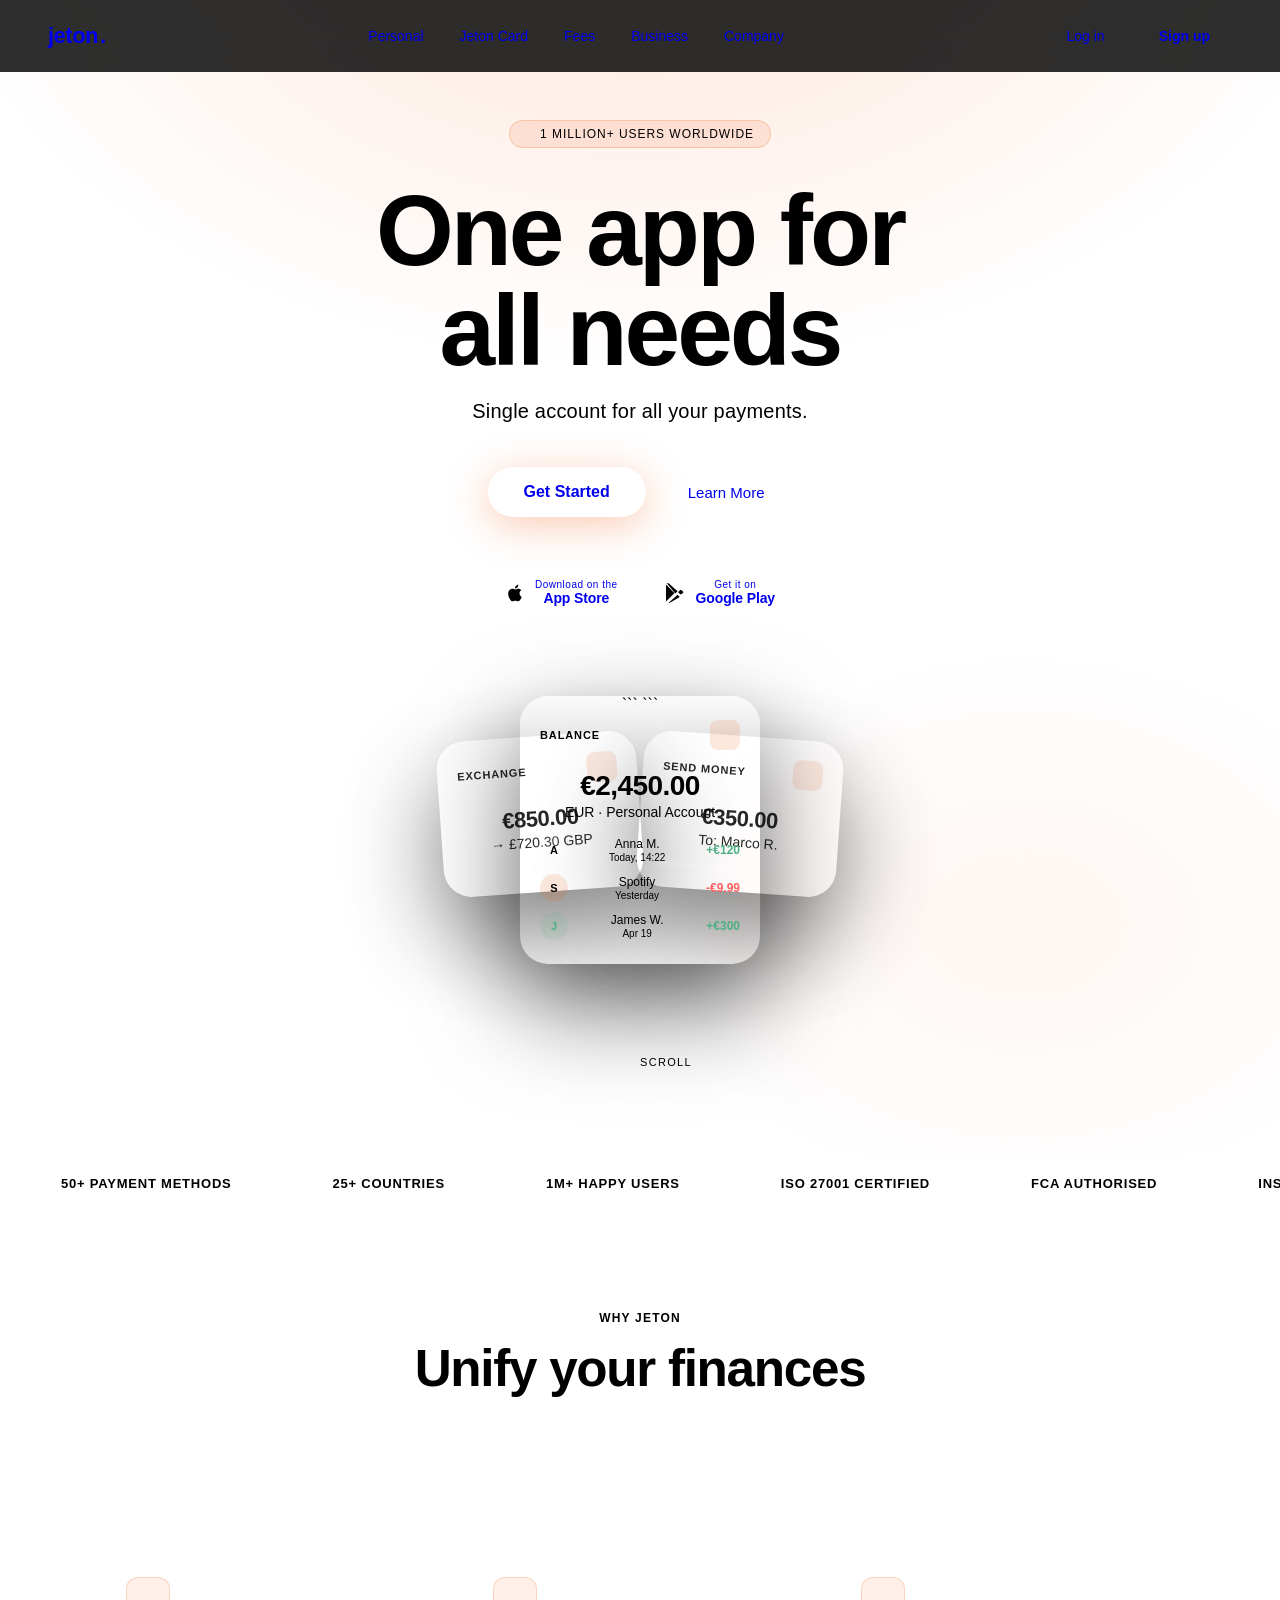
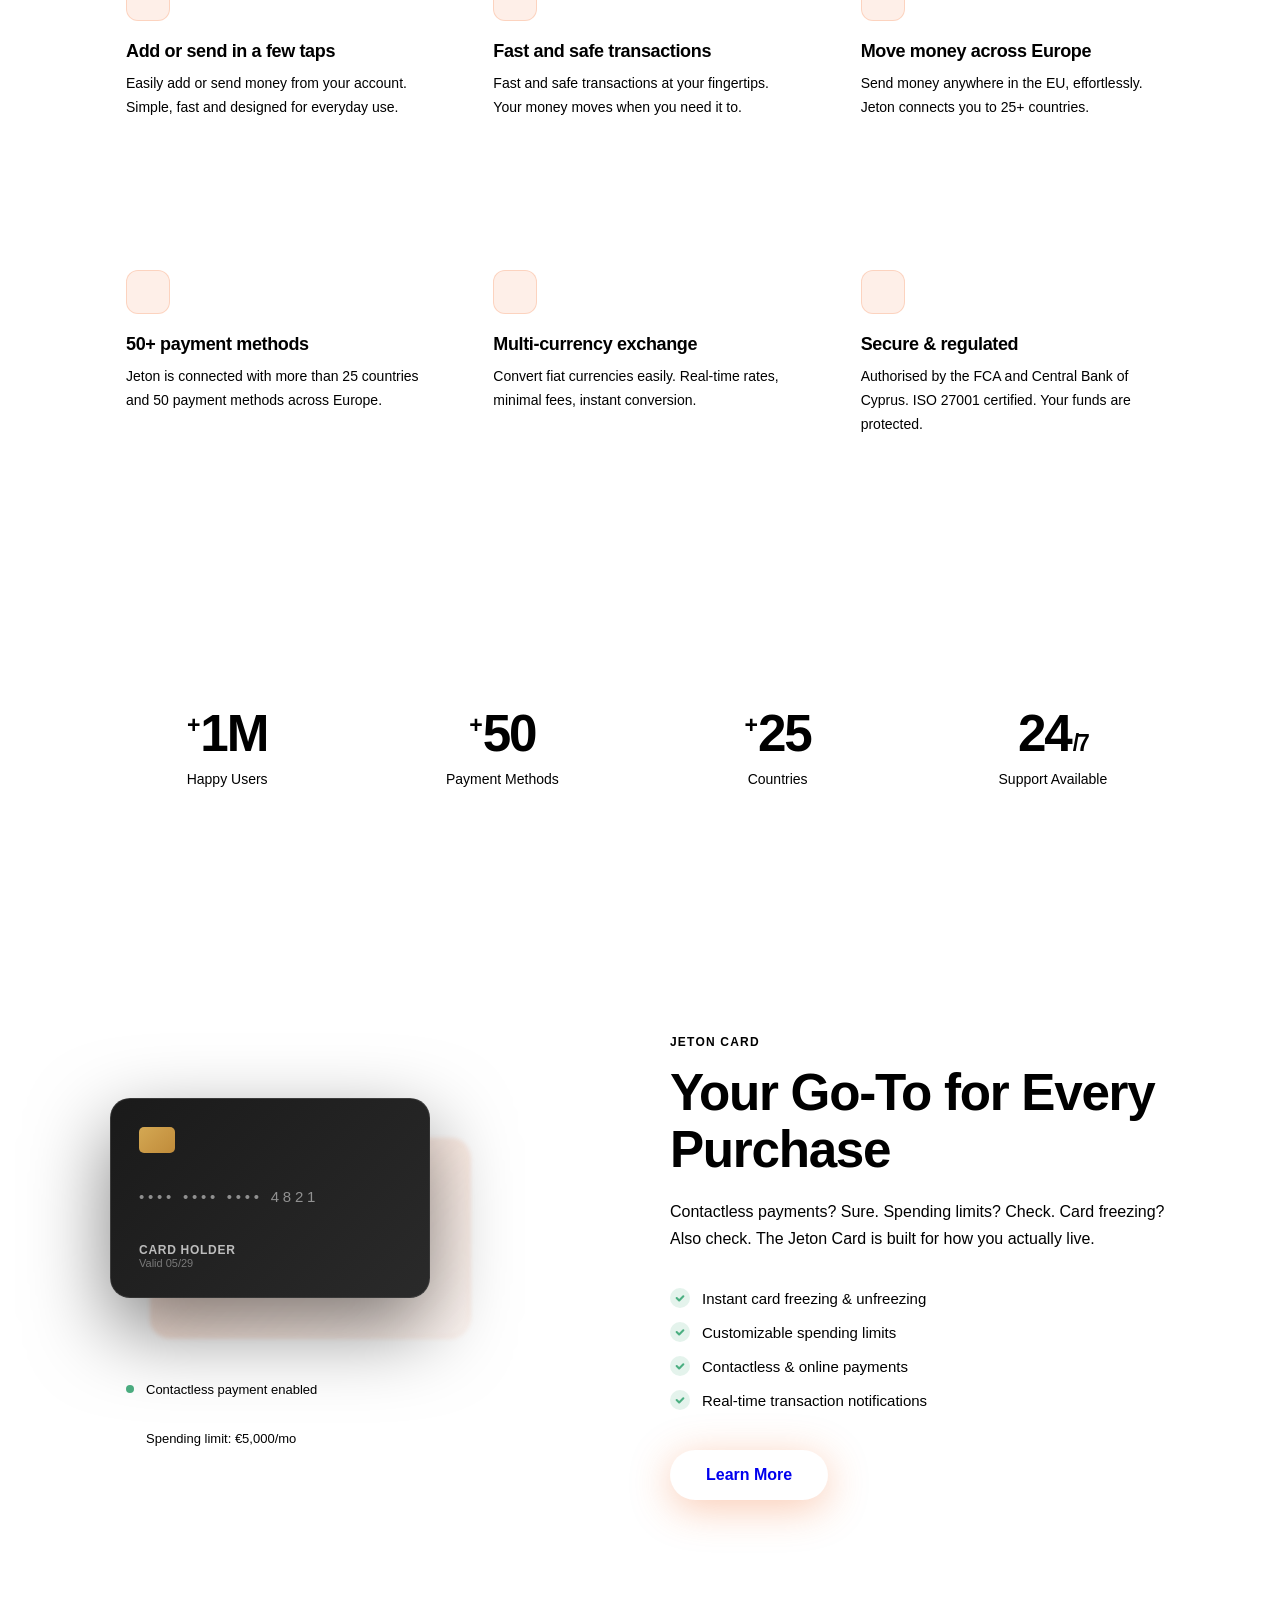
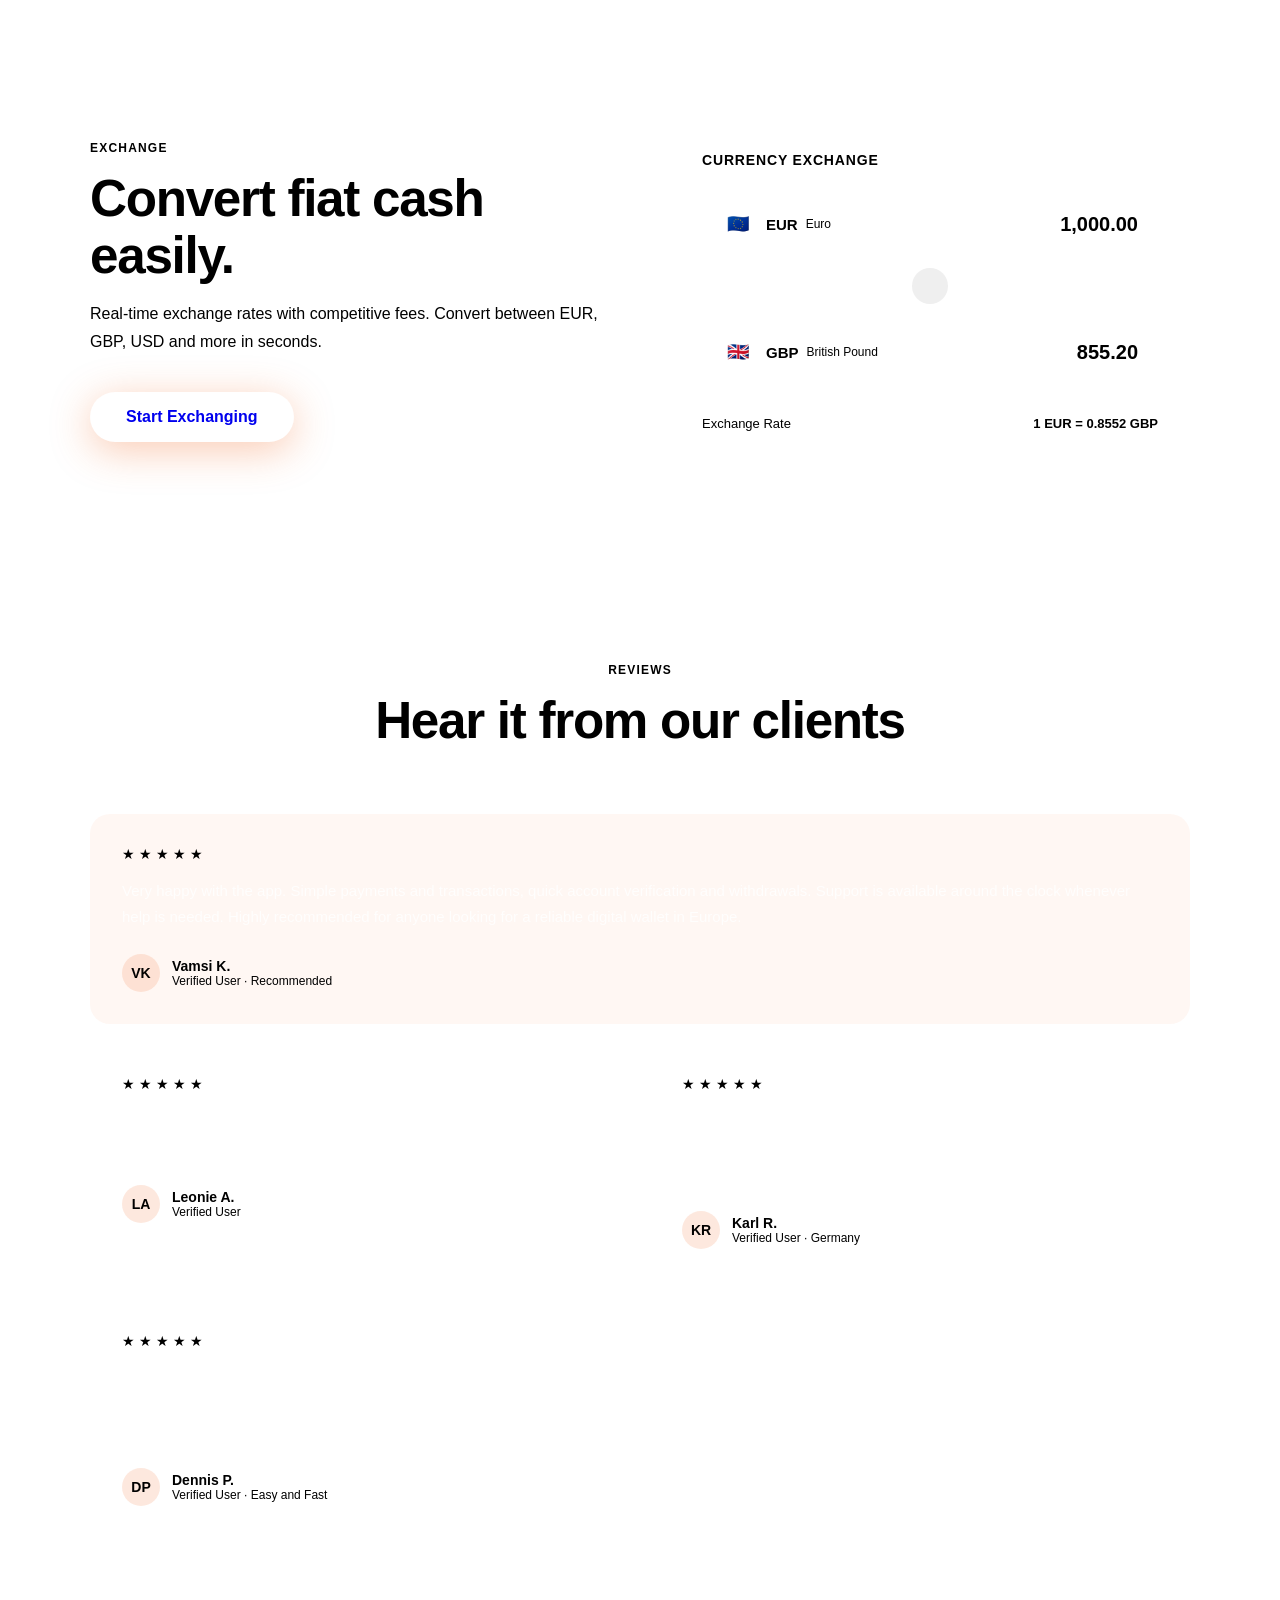
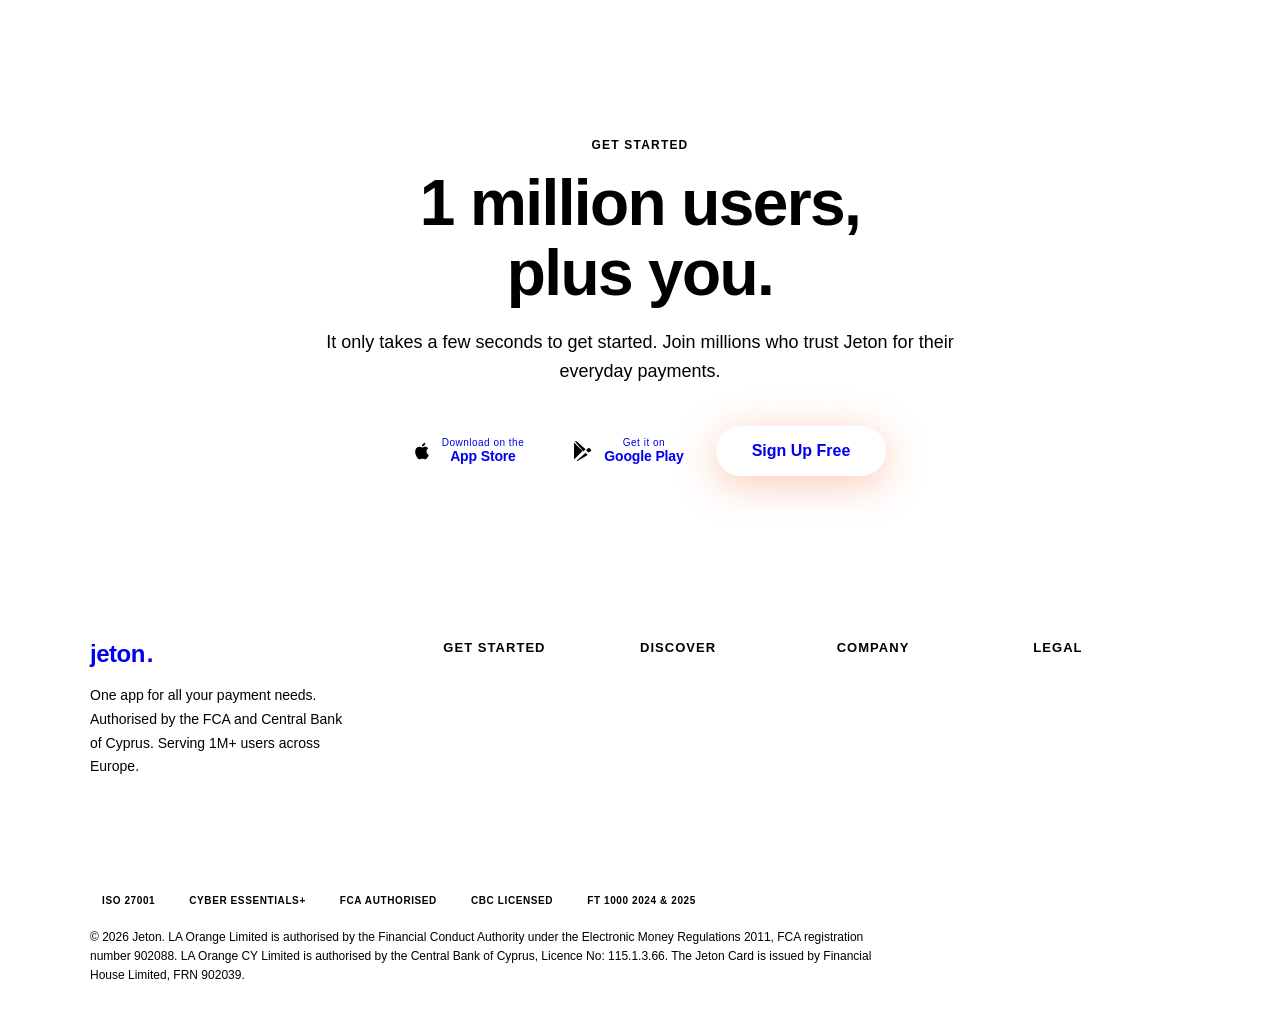
<file: Index.html>
<!DOCTYPE html>

<html lang="en">
<head>
<meta charset="UTF-8">
<meta name="viewport" content="width=device-width, initial-scale=1.0">
<title>One app for all needs. Single account for all your payments. | Jeton</title>
<link rel="preconnect" href="https://fonts.googleapis.com">
<link rel="preconnect" href="https://fonts.gstatic.com" crossorigin>
<link href="https://fonts.googleapis.com/css2?family=Syne:wght@400;500;600;700;800&family=DM+Sans:ital,opsz,wght@0,9..40,300;0,9..40,400;0,9..40,500;1,9..40,300&display=swap" rel="stylesheet">
<style>
  *, *::before, *::after { margin: 0; padding: 0; box-sizing: border-box; }

:root {
–orange: #F26722;
–orange-light: #FF8040;
–black: #0A0A0A;
–dark: #111111;
–dark2: #1A1A1A;
–gray: #6B6B6B;
–gray-light: #9A9A9A;
–border: rgba(255,255,255,0.08);
–white: #FFFFFF;
–card-bg: #161616;
}

html { scroll-behavior: smooth; }

body {
font-family: ‘DM Sans’, sans-serif;
background: var(–black);
color: var(–white);
overflow-x: hidden;
-webkit-font-smoothing: antialiased;
}

/* ── NAV ── */
nav {
position: fixed; top: 0; left: 0; right: 0; z-index: 1000;
display: flex; align-items: center; justify-content: space-between;
padding: 0 48px;
height: 72px;
background: rgba(10,10,10,0.85);
backdrop-filter: blur(20px);
border-bottom: 1px solid var(–border);
transition: background 0.3s;
}

.nav-logo {
font-family: ‘Syne’, sans-serif;
font-size: 22px; font-weight: 800;
color: var(–white); letter-spacing: -0.5px;
text-decoration: none; display: flex; align-items: center; gap: 2px;
}
.nav-logo .dot { color: var(–orange); }

.nav-links { display: flex; align-items: center; gap: 36px; list-style: none; }
.nav-links a { font-size: 14px; font-weight: 500; color: var(–gray-light); text-decoration: none; transition: color 0.2s; }
.nav-links a:hover { color: var(–white); }

.nav-actions { display: flex; align-items: center; gap: 12px; }

.btn-ghost {
font-family: ‘DM Sans’, sans-serif; font-size: 14px; font-weight: 500;
color: var(–white); background: transparent; border: 1px solid var(–border);
padding: 9px 20px; border-radius: 100px; cursor: pointer; text-decoration: none;
transition: border-color 0.2s, background 0.2s;
}
.btn-ghost:hover { border-color: rgba(255,255,255,0.25); background: rgba(255,255,255,0.04); }

.btn-primary {
font-family: ‘DM Sans’, sans-serif; font-size: 14px; font-weight: 600;
color: var(–white); background: var(–orange); border: none;
padding: 10px 22px; border-radius: 100px; cursor: pointer; text-decoration: none;
transition: background 0.2s, transform 0.15s;
}
.btn-primary:hover { background: var(–orange-light); transform: translateY(-1px); }

/* ── HERO ── */
.hero {
min-height: 100vh; display: flex; flex-direction: column;
align-items: center; justify-content: center;
text-align: center; padding: 120px 24px 80px;
position: relative; overflow: hidden;
}

.hero-bg {
position: absolute; inset: 0;
background:
radial-gradient(ellipse 80% 60% at 50% -10%, rgba(242,103,34,0.18) 0%, transparent 70%),
radial-gradient(ellipse 50% 40% at 80% 80%, rgba(242,103,34,0.06) 0%, transparent 60%);
}

.hero-grid {
position: absolute; inset: 0;
background-image:
linear-gradient(rgba(255,255,255,0.025) 1px, transparent 1px),
linear-gradient(90deg, rgba(255,255,255,0.025) 1px, transparent 1px);
background-size: 60px 60px;
mask-image: radial-gradient(ellipse 80% 80% at 50% 50%, black 30%, transparent 80%);
}

.hero-tag {
display: inline-flex; align-items: center; gap: 8px;
background: rgba(242,103,34,0.12); border: 1px solid rgba(242,103,34,0.25);
border-radius: 100px; padding: 6px 16px;
font-size: 12px; font-weight: 500; letter-spacing: 0.08em;
color: var(–orange); text-transform: uppercase; margin-bottom: 32px;
position: relative; animation: fadeUp 0.8s ease both;
}
.hero-tag .pulse { width: 6px; height: 6px; background: var(–orange); border-radius: 50%; animation: pulseAnim 1.8s ease infinite; }

@keyframes pulseAnim { 0%,100%{opacity:1;transform:scale(1)} 50%{opacity:.5;transform:scale(.7)} }

h1 {
font-family: ‘Syne’, sans-serif;
font-size: clamp(52px, 8vw, 100px); font-weight: 800;
line-height: 1.0; letter-spacing: -0.03em; max-width: 900px;
position: relative; animation: fadeUp 0.8s 0.1s ease both;
}
h1 .accent { color: var(–orange); }

.hero-sub {
font-size: 20px; font-weight: 300; color: var(–gray-light);
margin-top: 20px; letter-spacing: 0.01em;
position: relative; animation: fadeUp 0.8s 0.2s ease both;
}

.hero-actions {
display: flex; align-items: center; gap: 14px; margin-top: 44px;
position: relative; animation: fadeUp 0.8s 0.3s ease both;
}

.btn-large {
font-family: ‘DM Sans’, sans-serif; font-size: 16px; font-weight: 600;
color: var(–white); background: var(–orange); border: none;
padding: 16px 36px; border-radius: 100px; cursor: pointer; text-decoration: none;
transition: background 0.2s, transform 0.15s, box-shadow 0.2s;
box-shadow: 0 8px 40px rgba(242,103,34,0.35);
}
.btn-large:hover { background: var(–orange-light); transform: translateY(-2px); box-shadow: 0 12px 50px rgba(242,103,34,0.45); }

.app-badges {
display: flex; align-items: center; gap: 12px; margin-top: 52px;
position: relative; animation: fadeUp 0.8s 0.4s ease both;
}

.app-badge {
display: flex; align-items: center; gap: 10px;
background: rgba(255,255,255,0.06); border: 1px solid var(–border);
border-radius: 12px; padding: 10px 18px; cursor: pointer;
transition: background 0.2s, border-color 0.2s, transform 0.15s;
text-decoration: none; color: var(–white);
}
.app-badge:hover { background: rgba(255,255,255,0.1); border-color: rgba(255,255,255,0.15); transform: translateY(-2px); }
.app-badge svg { width: 20px; height: 20px; fill: var(–white); }
.app-badge-text .small { font-size: 10px; color: var(–gray); letter-spacing: 0.05em; }
.app-badge-text .large { font-size: 14px; font-weight: 600; letter-spacing: -0.01em; }

/* ── MOCKUP ── */
.hero-mockups {
position: relative; margin-top: 80px; width: 100%; max-width: 900px; height: 380px;
animation: fadeUp 0.8s 0.5s ease both;
}

.phone-card {
position: absolute; border-radius: 28px; overflow: hidden;
box-shadow: 0 40px 100px rgba(0,0,0,0.6), 0 0 0 1px rgba(255,255,255,0.07);
}

.phone-main { width: 240px; left: 50%; transform: translateX(-50%); top: 0; background: var(–card-bg); padding: 24px 20px; z-index: 3; }
.phone-left { width: 200px; left: 50%; margin-left: -200px; top: 40px; background: var(–dark2); padding: 20px; z-index: 2; transform: rotate(-4deg); opacity: 0.85; }
.phone-right { width: 200px; left: 50%; margin-left: 0; top: 40px; background: var(–dark2); padding: 20px; z-index: 2; transform: rotate(4deg); opacity: 0.85; }

.card-header { display: flex; align-items: center; justify-content: space-between; margin-bottom: 20px; }
.card-label { font-size: 11px; font-weight: 600; letter-spacing: 0.08em; color: var(–gray); text-transform: uppercase; }
.card-icon { width: 30px; height: 30px; background: rgba(242,103,34,0.15); border-radius: 8px; display: flex; align-items: center; justify-content: center; }
.card-icon svg { width: 16px; height: 16px; stroke: var(–orange); fill: none; }
.card-amount { font-family: ‘Syne’, sans-serif; font-size: 28px; font-weight: 700; letter-spacing: -0.02em; }
.card-currency { font-size: 14px; color: var(–gray); margin-top: 2px; }
.card-bar-row { display: flex; gap: 4px; margin-top: 16px; }
.bar { height: 6px; border-radius: 4px; background: rgba(255,255,255,0.08); flex: 1; overflow: hidden; }
.bar-fill { height: 100%; background: var(–orange); border-radius: 4px; }
.card-transactions { margin-top: 16px; display: flex; flex-direction: column; gap: 10px; }
.txn { display: flex; align-items: center; justify-content: space-between; }
.txn-avatar { width: 28px; height: 28px; border-radius: 50%; background: rgba(255,255,255,0.1); display: flex; align-items: center; justify-content: center; font-size: 11px; font-weight: 600; color: var(–white); flex-shrink:0; }
.txn-info { flex: 1; margin: 0 10px; }
.txn-name { font-size: 12px; font-weight: 500; }
.txn-date { font-size: 10px; color: var(–gray); margin-top: 1px; }
.txn-amount { font-size: 12px; font-weight: 600; }
.txn-amount.neg { color: #FF5F5F; }
.txn-amount.pos { color: #4CAF82; }

/* ── GENERIC SECTION ── */
section { padding: 100px 48px; position: relative; }
.section-tag { font-size: 12px; font-weight: 600; letter-spacing: 0.1em; text-transform: uppercase; color: var(–orange); margin-bottom: 16px; display: block; }
h2 { font-family: ‘Syne’, sans-serif; font-size: clamp(32px, 4vw, 56px); font-weight: 800; letter-spacing: -0.025em; line-height: 1.1; }

/* ── MARQUEE ── */
.marquee-section { padding: 20px 0; overflow: hidden; background: var(–dark); border-top: 1px solid var(–border); border-bottom: 1px solid var(–border); }
.marquee-track { display: flex; animation: marquee 30s linear infinite; width: max-content; }
.marquee-item { display: flex; align-items: center; gap: 16px; padding: 0 40px; font-family: ‘Syne’, sans-serif; font-size: 13px; font-weight: 700; letter-spacing: 0.06em; text-transform: uppercase; color: var(–gray); white-space: nowrap; flex-shrink: 0; }
.marquee-dot { width: 5px; height: 5px; background: var(–orange); border-radius: 50%; flex-shrink: 0; }
@keyframes marquee { from{transform:translateX(0)} to{transform:translateX(-50%)} }

/* ── FEATURES ── */
.features-section { background: var(–dark); }
.features-header { text-align: center; margin-bottom: 72px; }
.features-grid { display: grid; grid-template-columns: repeat(3,1fr); gap: 2px; max-width: 1100px; margin: 0 auto; border: 2px solid var(–border); border-radius: 24px; overflow: hidden; }
.feature-card { background: var(–card-bg); padding: 40px 36px; transition: background 0.2s; }
.feature-card:hover { background: #1C1C1C; }
.feature-num { font-family: ‘Syne’, sans-serif; font-size: 48px; font-weight: 800; color: rgba(255,255,255,0.05); line-height: 1; margin-bottom: 20px; letter-spacing: -0.04em; }
.feature-icon-wrap { width: 44px; height: 44px; background: rgba(242,103,34,0.1); border: 1px solid rgba(242,103,34,0.2); border-radius: 12px; display: flex; align-items: center; justify-content: center; margin-bottom: 20px; }
.feature-icon-wrap svg { width: 20px; height: 20px; stroke: var(–orange); fill: none; stroke-width: 1.5; }
.feature-card h3 { font-family: ‘Syne’, sans-serif; font-size: 18px; font-weight: 700; letter-spacing: -0.02em; margin-bottom: 10px; }
.feature-card p { font-size: 14px; line-height: 1.7; color: var(–gray-light); }

/* ── STATS ── */
.stats-section { background: var(–black); padding: 80px 48px; }
.stats-inner { max-width: 1100px; margin: 0 auto; display: grid; grid-template-columns: repeat(4,1fr); gap: 1px; background: var(–border); border-radius: 20px; overflow: hidden; }
.stat-box { background: var(–black); padding: 48px 36px; text-align: center; }
.stat-number { font-family: ‘Syne’, sans-serif; font-size: clamp(36px,4vw,56px); font-weight: 800; letter-spacing: -0.04em; display: flex; align-items: flex-start; justify-content: center; gap: 2px; }
.stat-number sup { font-size: 0.45em; margin-top: 8px; color: var(–orange); }
.stat-number sub { font-size: 0.45em; align-self: flex-end; margin-bottom: 6px; color: var(–orange); }
.stat-label { font-size: 14px; color: var(–gray); margin-top: 8px; }

/* ── CARD SECTION ── */
.card-section { max-width: 1100px; margin: 0 auto; display: grid; grid-template-columns: 1fr 1fr; gap: 60px; align-items: center; }
.card-visual { position: relative; height: 420px; }
.jeton-card { position: absolute; width: 320px; height: 200px; border-radius: 20px; padding: 28px; display: flex; flex-direction: column; justify-content: space-between; }
.jeton-card-main { background: linear-gradient(135deg, #1A1A1A 0%, #2A2A2A 100%); border: 1px solid rgba(255,255,255,0.1); top: 40px; left: 20px; box-shadow: 0 30px 80px rgba(0,0,0,0.5); z-index: 2; }
.jeton-card-shadow { background: linear-gradient(135deg, rgba(242,103,34,0.4) 0%, rgba(242,103,34,0.1) 100%); border: 1px solid rgba(242,103,34,0.2); top: 80px; left: 60px; z-index: 1; filter: blur(2px); opacity: 0.5; }
.card-chip { width: 36px; height: 26px; background: linear-gradient(135deg, #D4A853, #C08B3A); border-radius: 5px; }
.card-number { font-family: ‘Syne’, sans-serif; font-size: 15px; letter-spacing: 0.25em; color: rgba(255,255,255,0.5); }
.card-footer { display: flex; justify-content: space-between; align-items: flex-end; }
.card-name { font-size: 12px; font-weight: 600; letter-spacing: 0.06em; color: rgba(255,255,255,0.7); }
.card-exp { font-size: 11px; color: rgba(255,255,255,0.4); }
.card-brand-mark { display: flex; }
.card-brand-circle { width: 28px; height: 28px; border-radius: 50%; background: var(–orange); opacity: 0.8; }
.card-brand-circle:last-child { margin-left: -10px; opacity: 0.6; }
.card-content { padding: 20px 0; }
.card-content h2 { margin-bottom: 20px; }
.card-content p { font-size: 16px; line-height: 1.7; color: var(–gray-light); margin-bottom: 36px; }
.feature-list { list-style: none; display: flex; flex-direction: column; gap: 14px; margin-bottom: 40px; }
.feature-list li { display: flex; align-items: center; gap: 12px; font-size: 15px; color: var(–gray-light); }
.check-icon { width: 20px; height: 20px; background: rgba(76,175,130,0.15); border-radius: 50%; display: flex; align-items: center; justify-content: center; flex-shrink: 0; }
.check-icon svg { width: 10px; height: 10px; stroke: #4CAF82; fill: none; stroke-width: 2.5; }

/* ── EXCHANGE ── */
.exchange-section { background: var(–dark); }
.exchange-inner { max-width: 1100px; margin: 0 auto; display: grid; grid-template-columns: 1fr 1fr; gap: 60px; align-items: center; }
.exchange-widget { background: var(–card-bg); border: 1px solid var(–border); border-radius: 24px; padding: 32px; }
.exchange-widget h4 { font-family: ‘Syne’, sans-serif; font-size: 14px; font-weight: 600; color: var(–gray); margin-bottom: 24px; letter-spacing: 0.06em; text-transform: uppercase; }
.currency-row { background: var(–dark); border: 1px solid var(–border); border-radius: 14px; padding: 16px 20px; display: flex; align-items: center; justify-content: space-between; margin-bottom: 12px; }
.currency-flag { width: 32px; height: 32px; border-radius: 50%; display: flex; align-items: center; justify-content: center; font-size: 18px; background: rgba(255,255,255,0.05); }
.currency-info { display: flex; align-items: center; flex: 1; }
.currency-name { font-weight: 600; font-size: 15px; margin-left: 12px; }
.currency-full { font-size: 12px; color: var(–gray); margin-left: 8px; }
.currency-amount-input { background: transparent; border: none; outline: none; font-family: ‘Syne’, sans-serif; font-size: 20px; font-weight: 700; color: var(–white); text-align: right; width: 120px; }
.exchange-arrow { display: flex; align-items: center; justify-content: center; margin: 4px 0 16px; }
.exchange-arrow-btn { width: 36px; height: 36px; background: var(–orange); border-radius: 50%; display: flex; align-items: center; justify-content: center; cursor: pointer; transition: transform 0.35s; border: none; }
.exchange-arrow-btn:hover { transform: rotate(180deg); }
.exchange-arrow-btn svg { width: 16px; height: 16px; stroke: var(–white); fill: none; stroke-width: 2; }
.exchange-rate-info { display: flex; align-items: center; justify-content: space-between; padding-top: 20px; border-top: 1px solid var(–border); font-size: 13px; color: var(–gray); }
.rate-value { font-weight: 600; color: var(–white); }

/* ── TESTIMONIALS ── */
.testimonials-section { background: var(–black); }
.testimonials-header { text-align: center; margin-bottom: 64px; }
.testimonials-grid { max-width: 1100px; margin: 0 auto; display: grid; grid-template-columns: repeat(2,1fr); gap: 20px; }
.testimonial-card { background: var(–card-bg); border: 1px solid var(–border); border-radius: 20px; padding: 32px; transition: border-color 0.2s, transform 0.2s; }
.testimonial-card:hover { border-color: rgba(255,255,255,0.15); transform: translateY(-4px); }
.testimonial-card:first-child { grid-column: 1 / -1; background: rgba(242,103,34,0.05); border-color: rgba(242,103,34,0.2); }
.stars { display: flex; gap: 4px; margin-bottom: 16px; }
.star { color: var(–orange); font-size: 14px; }
.testimonial-text { font-size: 15px; line-height: 1.75; color: rgba(255,255,255,0.8); margin-bottom: 24px; }
.testimonial-author { display: flex; align-items: center; gap: 12px; }
.author-avatar { width: 38px; height: 38px; border-radius: 50%; display: flex; align-items: center; justify-content: center; font-family: ‘Syne’, sans-serif; font-size: 14px; font-weight: 700; background: rgba(242,103,34,0.15); color: var(–orange); flex-shrink: 0; }
.author-name { font-size: 14px; font-weight: 600; }
.author-tag { font-size: 12px; color: var(–gray); }

/* ── CTA ── */
.cta-section { background: var(–dark); padding: 100px 48px; text-align: center; }
.cta-inner { max-width: 640px; margin: 0 auto; }
.cta-inner h2 { font-size: clamp(36px,5vw,64px); margin-bottom: 20px; }
.cta-inner p { font-size: 18px; color: var(–gray-light); margin-bottom: 40px; line-height: 1.6; }
.cta-badges { display: flex; align-items: center; justify-content: center; gap: 14px; flex-wrap: wrap; }

/* ── FOOTER ── */
footer { background: var(–black); border-top: 1px solid var(–border); padding: 64px 48px 40px; }
.footer-grid { max-width: 1100px; margin: 0 auto; display: grid; grid-template-columns: 2fr 1fr 1fr 1fr 1fr; gap: 40px; margin-bottom: 56px; }
.footer-brand p { font-size: 14px; line-height: 1.7; color: var(–gray); margin-top: 16px; max-width: 260px; }
.footer-col h5 { font-family: ‘Syne’, sans-serif; font-size: 13px; font-weight: 700; letter-spacing: 0.08em; text-transform: uppercase; color: var(–gray); margin-bottom: 16px; }
.footer-col ul { list-style: none; display: flex; flex-direction: column; gap: 10px; }
.footer-col a { font-size: 14px; color: rgba(255,255,255,0.5); text-decoration: none; transition: color 0.2s; }
.footer-col a:hover { color: var(–white); }
.footer-bottom { max-width: 1100px; margin: 0 auto; display: flex; align-items: flex-start; justify-content: space-between; padding-top: 32px; border-top: 1px solid var(–border); flex-wrap: wrap; gap: 16px; }
.footer-bottom p { font-size: 12px; color: var(–gray); line-height: 1.6; max-width: 800px; }
.cert-badges { display: flex; align-items: center; gap: 10px; flex-wrap: wrap; margin-bottom: 16px; }
.cert-badge { background: rgba(255,255,255,0.04); border: 1px solid var(–border); border-radius: 8px; padding: 6px 12px; font-size: 10px; font-weight: 600; letter-spacing: 0.06em; color: var(–gray); text-transform: uppercase; white-space: nowrap; }

/* ── SCROLL HINT ── */
.scroll-hint { position: absolute; bottom: 40px; left: 50%; transform: translateX(-50%); display: flex; flex-direction: column; align-items: center; gap: 8px; animation: fadeUp 1s 1s ease both; }
.scroll-hint span { font-size: 11px; letter-spacing: 0.12em; color: var(–gray); text-transform: uppercase; }
.scroll-line { width: 1px; height: 40px; background: linear-gradient(to bottom, var(–orange), transparent); animation: scrollPulse 2s ease infinite; }
@keyframes scrollPulse { 0%,100%{opacity:.4} 50%{opacity:1} }
@keyframes fadeUp { from{opacity:0;transform:translateY(24px)} to{opacity:1;transform:translateY(0)} }

/* ── RESPONSIVE ── */
@media (max-width: 900px) {
nav { padding: 0 24px; }
.nav-links { display: none; }
section { padding: 80px 24px; }
.features-grid { grid-template-columns: 1fr; }
.stats-inner { grid-template-columns: repeat(2,1fr); }
.card-section, .exchange-inner { grid-template-columns: 1fr; }
.testimonials-grid { grid-template-columns: 1fr; }
.footer-grid { grid-template-columns: 1fr 1fr; }
.hero-mockups { height: 300px; }
.phone-left, .phone-right { display: none; }
.phone-main { width: 200px; }
}
</style>

</head>
<body>

<!-- NAV -->

<nav>
  <a href="#" class="nav-logo">jeton<span class="dot">.</span></a>
  <ul class="nav-links">
    <li><a href="#">Personal</a></li>
    <li><a href="#">Jeton Card</a></li>
    <li><a href="#">Fees</a></li>
    <li><a href="#">Business</a></li>
    <li><a href="#">Company</a></li>
  </ul>
  <div class="nav-actions">
    <a href="#" class="btn-ghost">Log in</a>
    <a href="#" class="btn-primary">Sign up</a>
  </div>
</nav>

<!-- HERO -->

<section class="hero">
  <div class="hero-bg"></div>
  <div class="hero-grid"></div>

  <div class="hero-tag">
    <span class="pulse"></span>
    1 Million+ Users Worldwide
  </div>

  <h1>One app for<br><span class="accent">all needs</span></h1>
  <p class="hero-sub">Single account for all your payments.</p>

  <div class="hero-actions">
    <a href="#" class="btn-large">Get Started</a>
    <a href="#" class="btn-ghost" style="padding:14px 28px;font-size:15px;">Learn More</a>
  </div>

  <div class="app-badges">
    <a href="#" class="app-badge">
      <svg viewBox="0 0 24 24"><path d="M18.71 19.5c-.83 1.24-1.71 2.45-3.05 2.47-1.34.03-1.77-.79-3.29-.79-1.53 0-2 .77-3.27.82-1.31.05-2.3-1.32-3.14-2.53C4.25 17 2.94 12.45 4.7 9.39c.87-1.52 2.43-2.48 4.12-2.51 1.28-.02 2.5.87 3.29.87.78 0 2.26-1.07 3.8-.91.65.03 2.47.26 3.64 1.98-.09.06-2.17 1.28-2.15 3.81.03 3.02 2.65 4.03 2.68 4.04-.03.07-.42 1.44-1.38 2.83M13 3.5c.73-.83 1.94-1.46 2.94-1.5.13 1.17-.34 2.35-1.04 3.19-.69.85-1.83 1.51-2.95 1.42-.15-1.15.41-2.35 1.05-3.11z"/></svg>
      <div class="app-badge-text"><div class="small">Download on the</div><div class="large">App Store</div></div>
    </a>
    <a href="#" class="app-badge">
      <svg viewBox="0 0 24 24"><path d="M3.18 23.76c.28.15.61.19.93.1l12.46-7.19-2.68-2.69-10.71 9.78zM.29 2.17C.11 2.5 0 2.91 0 3.37v17.26c0 .46.11.87.29 1.2l.06.06 9.68-9.68v-.23L.35 2.11l-.06.06zM20.13 9.63l-2.75-1.59L14.5 11l2.88 2.88 2.76-1.59c.79-.45.79-1.21-.01-1.66zM3.18.24L13.89 10 11.21 12.69.94.43C.62.33.3.37.02.53l-.02.02 3.18-.31z"/></svg>
      <div class="app-badge-text"><div class="small">Get it on</div><div class="large">Google Play</div></div>
    </a>
  </div>

  <!-- Phone Mockups -->

  <div class="hero-mockups">
    <div class="phone-card phone-left">
      <div class="card-header">
        <span class="card-label">Exchange</span>
        <div class="card-icon"><svg viewBox="0 0 24 24"><path d="M7 16l-4-4 4-4m10 8l4-4-4-4" stroke-linecap="round" stroke-linejoin="round"/></svg></div>
      </div>
      <div class="card-amount" style="font-size:22px;">€850.00</div>
      <div class="card-currency">→ £720.30 GBP</div>
      <div class="card-bar-row">
        <div class="bar"><div class="bar-fill" style="width:70%"></div></div>
        <div class="bar"><div class="bar-fill" style="width:40%"></div></div>
        <div class="bar"><div class="bar-fill" style="width:85%"></div></div>
      </div>
    </div>

```
<div class="phone-card phone-main">
  <div class="card-header">
    <span class="card-label">Balance</span>
    <div class="card-icon"><svg viewBox="0 0 24 24"><rect x="2" y="5" width="20" height="14" rx="2"/><path d="M2 10h20"/></svg></div>
  </div>
  <div class="card-amount">€2,450.00</div>
  <div class="card-currency">EUR · Personal Account</div>
  <div class="card-transactions">
    <div class="txn">
      <div class="txn-avatar">A</div>
      <div class="txn-info"><div class="txn-name">Anna M.</div><div class="txn-date">Today, 14:22</div></div>
      <div class="txn-amount pos">+€120</div>
    </div>
    <div class="txn">
      <div class="txn-avatar" style="background:rgba(242,103,34,0.15);color:var(--orange);">S</div>
      <div class="txn-info"><div class="txn-name">Spotify</div><div class="txn-date">Yesterday</div></div>
      <div class="txn-amount neg">-€9.99</div>
    </div>
    <div class="txn">
      <div class="txn-avatar" style="background:rgba(76,175,130,0.1);color:#4CAF82;">J</div>
      <div class="txn-info"><div class="txn-name">James W.</div><div class="txn-date">Apr 19</div></div>
      <div class="txn-amount pos">+€300</div>
    </div>
  </div>
</div>

<div class="phone-card phone-right">
  <div class="card-header">
    <span class="card-label">Send Money</span>
    <div class="card-icon"><svg viewBox="0 0 24 24"><path d="M22 2L11 13M22 2l-7 20-4-9-9-4 20-7z" stroke-linecap="round" stroke-linejoin="round"/></svg></div>
  </div>
  <div class="card-amount" style="font-size:22px;">€350.00</div>
  <div class="card-currency">To: Marco R.</div>
  <div class="card-bar-row" style="margin-top:16px;">
    <div class="bar" style="flex:2"><div class="bar-fill" style="width:100%;background:linear-gradient(to right,var(--orange),#FF8040);"></div></div>
    <div class="bar"><div class="bar-fill" style="width:30%"></div></div>
  </div>
</div>
```

  </div>

  <div class="scroll-hint">
    <span>Scroll</span>
    <div class="scroll-line"></div>
  </div>
</section>

<!-- MARQUEE -->

<div class="marquee-section">
  <div class="marquee-track">
    <div class="marquee-item"><span class="marquee-dot"></span>50+ Payment Methods</div>
    <div class="marquee-item"><span class="marquee-dot"></span>25+ Countries</div>
    <div class="marquee-item"><span class="marquee-dot"></span>1M+ Happy Users</div>
    <div class="marquee-item"><span class="marquee-dot"></span>ISO 27001 Certified</div>
    <div class="marquee-item"><span class="marquee-dot"></span>FCA Authorised</div>
    <div class="marquee-item"><span class="marquee-dot"></span>Instant Transfers</div>
    <div class="marquee-item"><span class="marquee-dot"></span>24/7 Support</div>
    <div class="marquee-item"><span class="marquee-dot"></span>Multi-Currency</div>
    <div class="marquee-item"><span class="marquee-dot"></span>Contactless Payments</div>
    <div class="marquee-item"><span class="marquee-dot"></span>50+ Payment Methods</div>
    <div class="marquee-item"><span class="marquee-dot"></span>25+ Countries</div>
    <div class="marquee-item"><span class="marquee-dot"></span>1M+ Happy Users</div>
    <div class="marquee-item"><span class="marquee-dot"></span>ISO 27001 Certified</div>
    <div class="marquee-item"><span class="marquee-dot"></span>FCA Authorised</div>
    <div class="marquee-item"><span class="marquee-dot"></span>Instant Transfers</div>
    <div class="marquee-item"><span class="marquee-dot"></span>24/7 Support</div>
    <div class="marquee-item"><span class="marquee-dot"></span>Multi-Currency</div>
    <div class="marquee-item"><span class="marquee-dot"></span>Contactless Payments</div>
  </div>
</div>

<!-- FEATURES -->

<section class="features-section">
  <div class="features-header">
    <span class="section-tag">Why Jeton</span>
    <h2>Unify your finances</h2>
  </div>
  <div class="features-grid">
    <div class="feature-card">
      <div class="feature-num">01</div>
      <div class="feature-icon-wrap"><svg viewBox="0 0 24 24"><path d="M12 2v20M17 5H9.5a3.5 3.5 0 100 7h5a3.5 3.5 0 110 7H6" stroke-linecap="round" stroke-linejoin="round"/></svg></div>
      <h3>Add or send in a few taps</h3>
      <p>Easily add or send money from your account. Simple, fast and designed for everyday use.</p>
    </div>
    <div class="feature-card">
      <div class="feature-num">02</div>
      <div class="feature-icon-wrap"><svg viewBox="0 0 24 24"><circle cx="12" cy="12" r="10"/><path d="M12 8v4l3 3" stroke-linecap="round"/></svg></div>
      <h3>Fast and safe transactions</h3>
      <p>Fast and safe transactions at your fingertips. Your money moves when you need it to.</p>
    </div>
    <div class="feature-card">
      <div class="feature-num">03</div>
      <div class="feature-icon-wrap"><svg viewBox="0 0 24 24"><path d="M3 9l9-7 9 7v11a2 2 0 01-2 2H5a2 2 0 01-2-2z"/><path d="M9 22V12h6v10" stroke-linecap="round" stroke-linejoin="round"/></svg></div>
      <h3>Move money across Europe</h3>
      <p>Send money anywhere in the EU, effortlessly. Jeton connects you to 25+ countries.</p>
    </div>
    <div class="feature-card">
      <div class="feature-num">04</div>
      <div class="feature-icon-wrap"><svg viewBox="0 0 24 24"><path d="M21 12a9 9 0 01-9 9m9-9a9 9 0 00-9-9m9 9H3m9 9a9 9 0 01-9-9m9 9c1.66 0 3-4.03 3-9s-1.34-9-3-9m0 18c-1.66 0-3-4.03-3-9s1.34-9 3-9m-9 9a9 9 0 019-9" stroke-linecap="round" stroke-linejoin="round"/></svg></div>
      <h3>50+ payment methods</h3>
      <p>Jeton is connected with more than 25 countries and 50 payment methods across Europe.</p>
    </div>
    <div class="feature-card">
      <div class="feature-num">05</div>
      <div class="feature-icon-wrap"><svg viewBox="0 0 24 24"><path d="M7 16l-4-4 4-4m10 8l4-4-4-4" stroke-linecap="round" stroke-linejoin="round"/></svg></div>
      <h3>Multi-currency exchange</h3>
      <p>Convert fiat currencies easily. Real-time rates, minimal fees, instant conversion.</p>
    </div>
    <div class="feature-card">
      <div class="feature-num">06</div>
      <div class="feature-icon-wrap"><svg viewBox="0 0 24 24"><path d="M12 22s8-4 8-10V5l-8-3-8 3v7c0 6 8 10 8 10z" stroke-linecap="round" stroke-linejoin="round"/></svg></div>
      <h3>Secure &amp; regulated</h3>
      <p>Authorised by the FCA and Central Bank of Cyprus. ISO 27001 certified. Your funds are protected.</p>
    </div>
  </div>
</section>

<!-- STATS -->

<section class="stats-section">
  <div class="stats-inner">
    <div class="stat-box"><div class="stat-number"><sup>+</sup>1M</div><div class="stat-label">Happy Users</div></div>
    <div class="stat-box"><div class="stat-number"><sup>+</sup>50</div><div class="stat-label">Payment Methods</div></div>
    <div class="stat-box"><div class="stat-number"><sup>+</sup>25</div><div class="stat-label">Countries</div></div>
    <div class="stat-box"><div class="stat-number">24<sub>/7</sub></div><div class="stat-label">Support Available</div></div>
  </div>
</section>

<!-- JETON CARD -->

<section style="background:var(--black);padding:100px 48px;">
  <div class="card-section">
    <div class="card-visual">
      <div class="jeton-card jeton-card-shadow"></div>
      <div class="jeton-card jeton-card-main">
        <div class="card-chip"></div>
        <div class="card-number">•••• •••• •••• 4821</div>
        <div class="card-footer">
          <div><div class="card-name">CARD HOLDER</div><div class="card-exp">Valid 05/29</div></div>
          <div class="card-brand-mark"><div class="card-brand-circle"></div><div class="card-brand-circle"></div></div>
        </div>
      </div>
      <div style="position:absolute;bottom:20px;left:0;right:0;display:flex;flex-direction:column;gap:10px;padding-left:20px;">
        <div style="background:var(--card-bg);border:1px solid var(--border);border-radius:12px;padding:12px 16px;display:flex;align-items:center;gap:12px;width:fit-content;">
          <div style="width:8px;height:8px;background:#4CAF82;border-radius:50%;"></div>
          <span style="font-size:13px;font-weight:500;">Contactless payment enabled</span>
        </div>
        <div style="background:var(--card-bg);border:1px solid var(--border);border-radius:12px;padding:12px 16px;display:flex;align-items:center;gap:12px;width:fit-content;">
          <div style="width:8px;height:8px;background:var(--orange);border-radius:50%;"></div>
          <span style="font-size:13px;font-weight:500;">Spending limit: €5,000/mo</span>
        </div>
      </div>
    </div>
    <div class="card-content">
      <span class="section-tag">Jeton Card</span>
      <h2>Your Go-To for Every Purchase</h2>
      <p>Contactless payments? Sure. Spending limits? Check. Card freezing? Also check. The Jeton Card is built for how you actually live.</p>
      <ul class="feature-list">
        <li><div class="check-icon"><svg viewBox="0 0 12 12"><path d="M2 6l3 3 5-5" stroke-linecap="round" stroke-linejoin="round"/></svg></div>Instant card freezing &amp; unfreezing</li>
        <li><div class="check-icon"><svg viewBox="0 0 12 12"><path d="M2 6l3 3 5-5" stroke-linecap="round" stroke-linejoin="round"/></svg></div>Customizable spending limits</li>
        <li><div class="check-icon"><svg viewBox="0 0 12 12"><path d="M2 6l3 3 5-5" stroke-linecap="round" stroke-linejoin="round"/></svg></div>Contactless &amp; online payments</li>
        <li><div class="check-icon"><svg viewBox="0 0 12 12"><path d="M2 6l3 3 5-5" stroke-linecap="round" stroke-linejoin="round"/></svg></div>Real-time transaction notifications</li>
      </ul>
      <a href="#" class="btn-large" style="display:inline-block;">Learn More</a>
    </div>
  </div>
</section>

<!-- EXCHANGE -->

<section class="exchange-section">
  <div class="exchange-inner">
    <div>
      <span class="section-tag">Exchange</span>
      <h2>Convert fiat cash easily.</h2>
      <p style="font-size:16px;line-height:1.75;color:var(--gray-light);margin-top:16px;margin-bottom:36px;">Real-time exchange rates with competitive fees. Convert between EUR, GBP, USD and more in seconds.</p>
      <a href="#" class="btn-large" style="display:inline-block;">Start Exchanging</a>
    </div>
    <div class="exchange-widget">
      <h4>Currency Exchange</h4>
      <div class="currency-row">
        <div class="currency-info">
          <div class="currency-flag">🇪🇺</div>
          <div class="currency-name">EUR</div>
          <div class="currency-full">Euro</div>
        </div>
        <input class="currency-amount-input" id="from-input" type="text" value="1,000.00" readonly>
      </div>
      <div class="exchange-arrow">
        <button class="exchange-arrow-btn" id="swap-btn">
          <svg viewBox="0 0 24 24"><path d="M7 16l-4-4 4-4m10 8l4-4-4-4" stroke-linecap="round" stroke-linejoin="round"/></svg>
        </button>
      </div>
      <div class="currency-row">
        <div class="currency-info">
          <div class="currency-flag">🇬🇧</div>
          <div class="currency-name">GBP</div>
          <div class="currency-full">British Pound</div>
        </div>
        <input class="currency-amount-input" id="to-input" type="text" value="855.20" readonly>
      </div>
      <div class="exchange-rate-info">
        <span>Exchange Rate</span>
        <span class="rate-value">1 EUR = 0.8552 GBP</span>
      </div>
    </div>
  </div>
</section>

<!-- TESTIMONIALS -->

<section class="testimonials-section">
  <div class="testimonials-header">
    <span class="section-tag">Reviews</span>
    <h2>Hear it from our clients</h2>
  </div>
  <div class="testimonials-grid">
    <div class="testimonial-card">
      <div class="stars"><span class="star">★</span><span class="star">★</span><span class="star">★</span><span class="star">★</span><span class="star">★</span></div>
      <p class="testimonial-text">Very happy with the app. Simple payments and transactions, quick account verification and withdrawals. Support is available around the clock whenever help is needed. Highly recommended for anyone looking for a reliable digital wallet in Europe.</p>
      <div class="testimonial-author"><div class="author-avatar">VK</div><div><div class="author-name">Vamsi K.</div><div class="author-tag">Verified User · Recommended</div></div></div>
    </div>
    <div class="testimonial-card">
      <div class="stars"><span class="star">★</span><span class="star">★</span><span class="star">★</span><span class="star">★</span><span class="star">★</span></div>
      <p class="testimonial-text">Awesome app, very user friendly. Would highly recommend Jeton to my friends.</p>
      <div class="testimonial-author"><div class="author-avatar">LA</div><div><div class="author-name">Leonie A.</div><div class="author-tag">Verified User</div></div></div>
    </div>
    <div class="testimonial-card">
      <div class="stars"><span class="star">★</span><span class="star">★</span><span class="star">★</span><span class="star">★</span><span class="star">★</span></div>
      <p class="testimonial-text">The best payment solution for German customers. Been a Jeton user for a few years — great support and always able to make payments without any issues.</p>
      <div class="testimonial-author"><div class="author-avatar">KR</div><div><div class="author-name">Karl R.</div><div class="author-tag">Verified User · Germany</div></div></div>
    </div>
    <div class="testimonial-card">
      <div class="stars"><span class="star">★</span><span class="star">★</span><span class="star">★</span><span class="star">★</span><span class="star">★</span></div>
      <p class="testimonial-text">Great app for fast and easy transfers. Used Jeton for a while without any problem. Recently started using their Jeton Card for everyday purchases too.</p>
      <div class="testimonial-author"><div class="author-avatar">DP</div><div><div class="author-name">Dennis P.</div><div class="author-tag">Verified User · Easy and Fast</div></div></div>
    </div>
  </div>
</section>

<!-- CTA -->

<section class="cta-section">
  <div class="cta-inner">
    <span class="section-tag" style="display:block;text-align:center;">Get Started</span>
    <h2>1 million users,<br><span style="color:var(--orange)">plus you.</span></h2>
    <p>It only takes a few seconds to get started. Join millions who trust Jeton for their everyday payments.</p>
    <div class="cta-badges">
      <a href="#" class="app-badge">
        <svg viewBox="0 0 24 24"><path d="M18.71 19.5c-.83 1.24-1.71 2.45-3.05 2.47-1.34.03-1.77-.79-3.29-.79-1.53 0-2 .77-3.27.82-1.31.05-2.3-1.32-3.14-2.53C4.25 17 2.94 12.45 4.7 9.39c.87-1.52 2.43-2.48 4.12-2.51 1.28-.02 2.5.87 3.29.87.78 0 2.26-1.07 3.8-.91.65.03 2.47.26 3.64 1.98-.09.06-2.17 1.28-2.15 3.81.03 3.02 2.65 4.03 2.68 4.04-.03.07-.42 1.44-1.38 2.83M13 3.5c.73-.83 1.94-1.46 2.94-1.5.13 1.17-.34 2.35-1.04 3.19-.69.85-1.83 1.51-2.95 1.42-.15-1.15.41-2.35 1.05-3.11z"/></svg>
        <div class="app-badge-text"><div class="small">Download on the</div><div class="large">App Store</div></div>
      </a>
      <a href="#" class="app-badge">
        <svg viewBox="0 0 24 24"><path d="M3.18 23.76c.28.15.61.19.93.1l12.46-7.19-2.68-2.69-10.71 9.78zM.29 2.17C.11 2.5 0 2.91 0 3.37v17.26c0 .46.11.87.29 1.2l.06.06 9.68-9.68v-.23L.35 2.11l-.06.06zM20.13 9.63l-2.75-1.59L14.5 11l2.88 2.88 2.76-1.59c.79-.45.79-1.21-.01-1.66zM3.18.24L13.89 10 11.21 12.69.94.43C.62.33.3.37.02.53l-.02.02 3.18-.31z"/></svg>
        <div class="app-badge-text"><div class="small">Get it on</div><div class="large">Google Play</div></div>
      </a>
      <a href="#" class="btn-large">Sign Up Free</a>
    </div>
  </div>
</section>

<!-- FOOTER -->

<footer>
  <div class="footer-grid">
    <div class="footer-brand">
      <a href="#" class="nav-logo" style="font-size:24px;">jeton<span class="dot">.</span></a>
      <p>One app for all your payment needs. Authorised by the FCA and Central Bank of Cyprus. Serving 1M+ users across Europe.</p>
    </div>
    <div class="footer-col">
      <h5>Get Started</h5>
      <ul><li><a href="#">Sign Up</a></li><li><a href="#">Login</a></li></ul>
    </div>
    <div class="footer-col">
      <h5>Discover</h5>
      <ul><li><a href="#">Jeton Card</a></li><li><a href="#">Fees</a></li><li><a href="#">Promotions</a></li></ul>
    </div>
    <div class="footer-col">
      <h5>Company</h5>
      <ul><li><a href="#">About</a></li><li><a href="#">Newsroom</a></li><li><a href="#">Partnerships</a></li><li><a href="#">Media Assets</a></li><li><a href="#">Release Notes</a></li></ul>
    </div>
    <div class="footer-col">
      <h5>Legal</h5>
      <ul><li><a href="#">Privacy Policy</a></li><li><a href="#">Terms &amp; Conditions</a></li><li><a href="#">Cookie Policy</a></li><li><a href="#">AML Policy</a></li><li><a href="#">Disclaimers</a></li></ul>
    </div>
  </div>
  <div class="footer-bottom">
    <div>
      <div class="cert-badges">
        <div class="cert-badge">ISO 27001</div>
        <div class="cert-badge">Cyber Essentials+</div>
        <div class="cert-badge">FCA Authorised</div>
        <div class="cert-badge">CBC Licensed</div>
        <div class="cert-badge">FT 1000 2024 &amp; 2025</div>
      </div>
      <p>© 2026 Jeton. LA Orange Limited is authorised by the Financial Conduct Authority under the Electronic Money Regulations 2011, FCA registration number 902088. LA Orange CY Limited is authorised by the Central Bank of Cyprus, Licence No: 115.1.3.66. The Jeton Card is issued by Financial House Limited, FRN 902039.</p>
    </div>
  </div>
</footer>

<script>
  // Nav scroll opacity
  window.addEventListener('scroll', () => {
    document.querySelector('nav').style.background =
      window.scrollY > 50 ? 'rgba(10,10,10,0.97)' : 'rgba(10,10,10,0.85)';
  });

  // Scroll reveal
  const observer = new IntersectionObserver((entries) => {
    entries.forEach(e => {
      if (e.isIntersecting) {
        e.target.style.opacity = '1';
        e.target.style.transform = 'translateY(0)';
      }
    });
  }, { threshold: 0.1 });

  document.querySelectorAll('.feature-card, .stat-box, .testimonial-card').forEach(el => {
    el.style.opacity = '0';
    el.style.transform = 'translateY(30px)';
    el.style.transition = 'opacity 0.6s ease, transform 0.6s ease';
    observer.observe(el);
  });

  // Exchange swap
  document.getElementById('swap-btn').addEventListener('click', function() {
    const rows = document.querySelectorAll('.currency-row');
    const swap = (sel, a, b) => {
      const els = document.querySelectorAll(sel);
      const tmp = els[0].textContent; els[0].textContent = els[1].textContent; els[1].textContent = tmp;
    };
    swap('.currency-flag');
    swap('.currency-name');
    swap('.currency-full');
    const fi = document.getElementById('from-input'), ti = document.getElementById('to-input');
    const tmp = fi.value; fi.value = ti.value; ti.value = tmp;
  });
</script>

</body>
</html>
</file>
